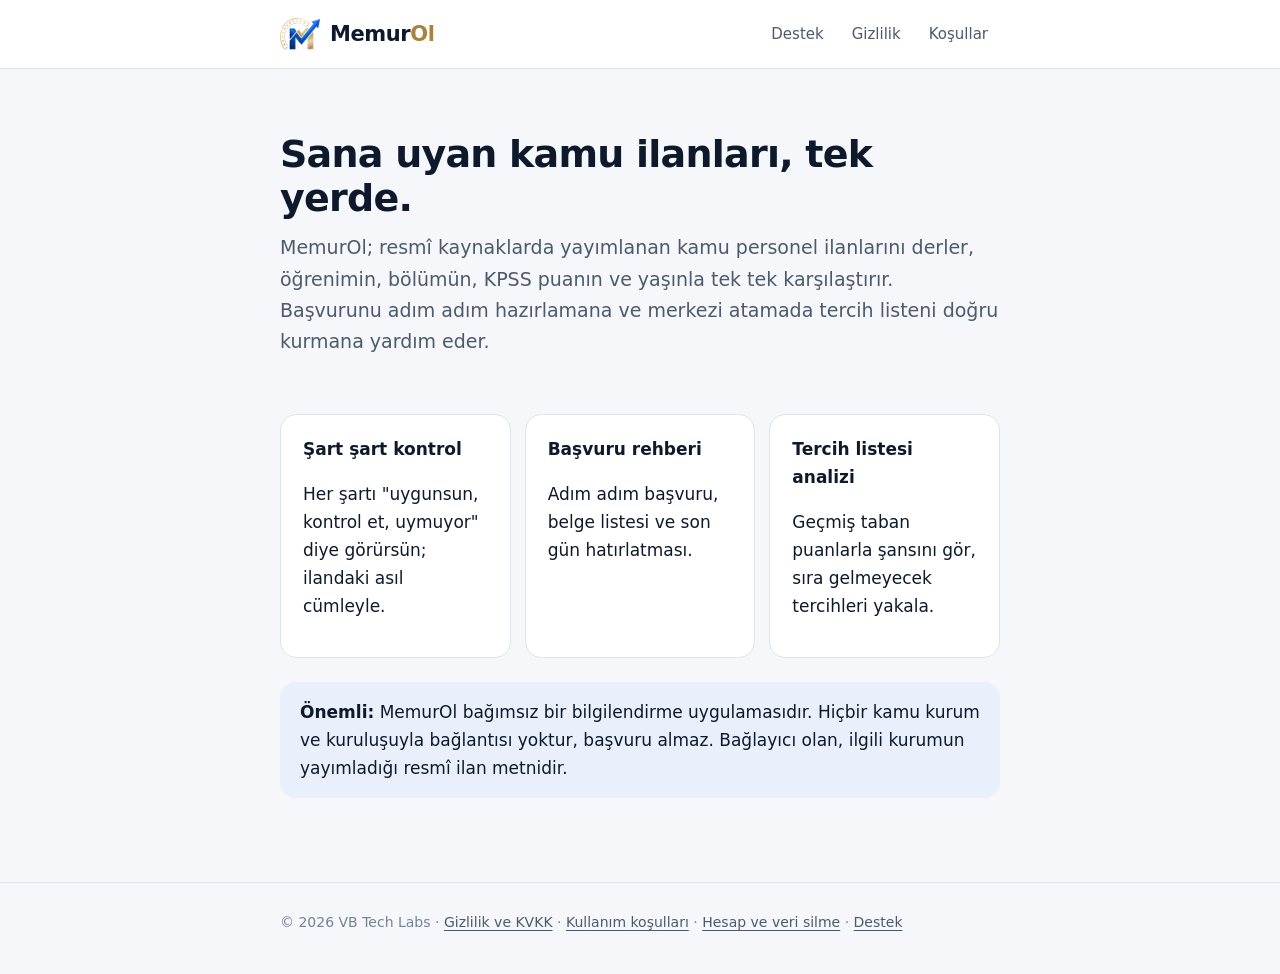
<file: index.html>
<!doctype html>
<html lang="tr">
<head>
<meta charset="utf-8">
<meta name="viewport" content="width=device-width, initial-scale=1">
<title>MemurOl: KPSS İlan ve Atama</title>
<meta name="description" content="Sana uyan kamu personel ilanlarını tek yerde gör, her şartı ilandaki cümlesiyle kontrol et, KPSS tercih listeni doğru kur.">
<link rel="icon" href="/assets/favicon.png">
<link rel="stylesheet" href="/assets/site.css">
</head>
<body>
<header class="site"><div class="wrap">
  <a class="brand" href="/"><img src="/assets/mark.png" alt="" width="40" height="31"><span>Memur<b>Ol</b></span></a>
  <nav class="site" aria-label="Site"><a href="/destek/">Destek</a><a href="/gizlilik/">Gizlilik</a><a href="/kosullar/">Koşullar</a></nav>
</div></header>
<main><div class="wrap">
  <section class="hero">
    <h1>Sana uyan kamu ilanları, tek yerde.</h1>
    <p class="lead">MemurOl; resmî kaynaklarda yayımlanan kamu personel ilanlarını derler, öğrenimin, bölümün, KPSS puanın ve yaşınla tek tek karşılaştırır. Başvurunu adım adım hazırlamana ve merkezi atamada tercih listeni doğru kurmana yardım eder.</p>
  </section>
  <div class="grid">
    <div class="card"><h3>Şart şart kontrol</h3><p>Her şartı "uygunsun, kontrol et, uymuyor" diye görürsün; ilandaki asıl cümleyle.</p></div>
    <div class="card"><h3>Başvuru rehberi</h3><p>Adım adım başvuru, belge listesi ve son gün hatırlatması.</p></div>
    <div class="card"><h3>Tercih listesi analizi</h3><p>Geçmiş taban puanlarla şansını gör, sıra gelmeyecek tercihleri yakala.</p></div>
  </div>
  <div class="note"><strong>Önemli:</strong> MemurOl bağımsız bir bilgilendirme uygulamasıdır. Hiçbir kamu kurum ve kuruluşuyla bağlantısı yoktur, başvuru almaz. Bağlayıcı olan, ilgili kurumun yayımladığı resmî ilan metnidir.</div>
</div></main>
<footer class="site"><div class="wrap">
  © 2026 VB Tech Labs · <a href="/gizlilik/">Gizlilik ve KVKK</a> · <a href="/kosullar/">Kullanım koşulları</a> · <a href="/hesap-silme/">Hesap ve veri silme</a> · <a href="/destek/">Destek</a>
</div></footer>
</body>
</html>
</file>
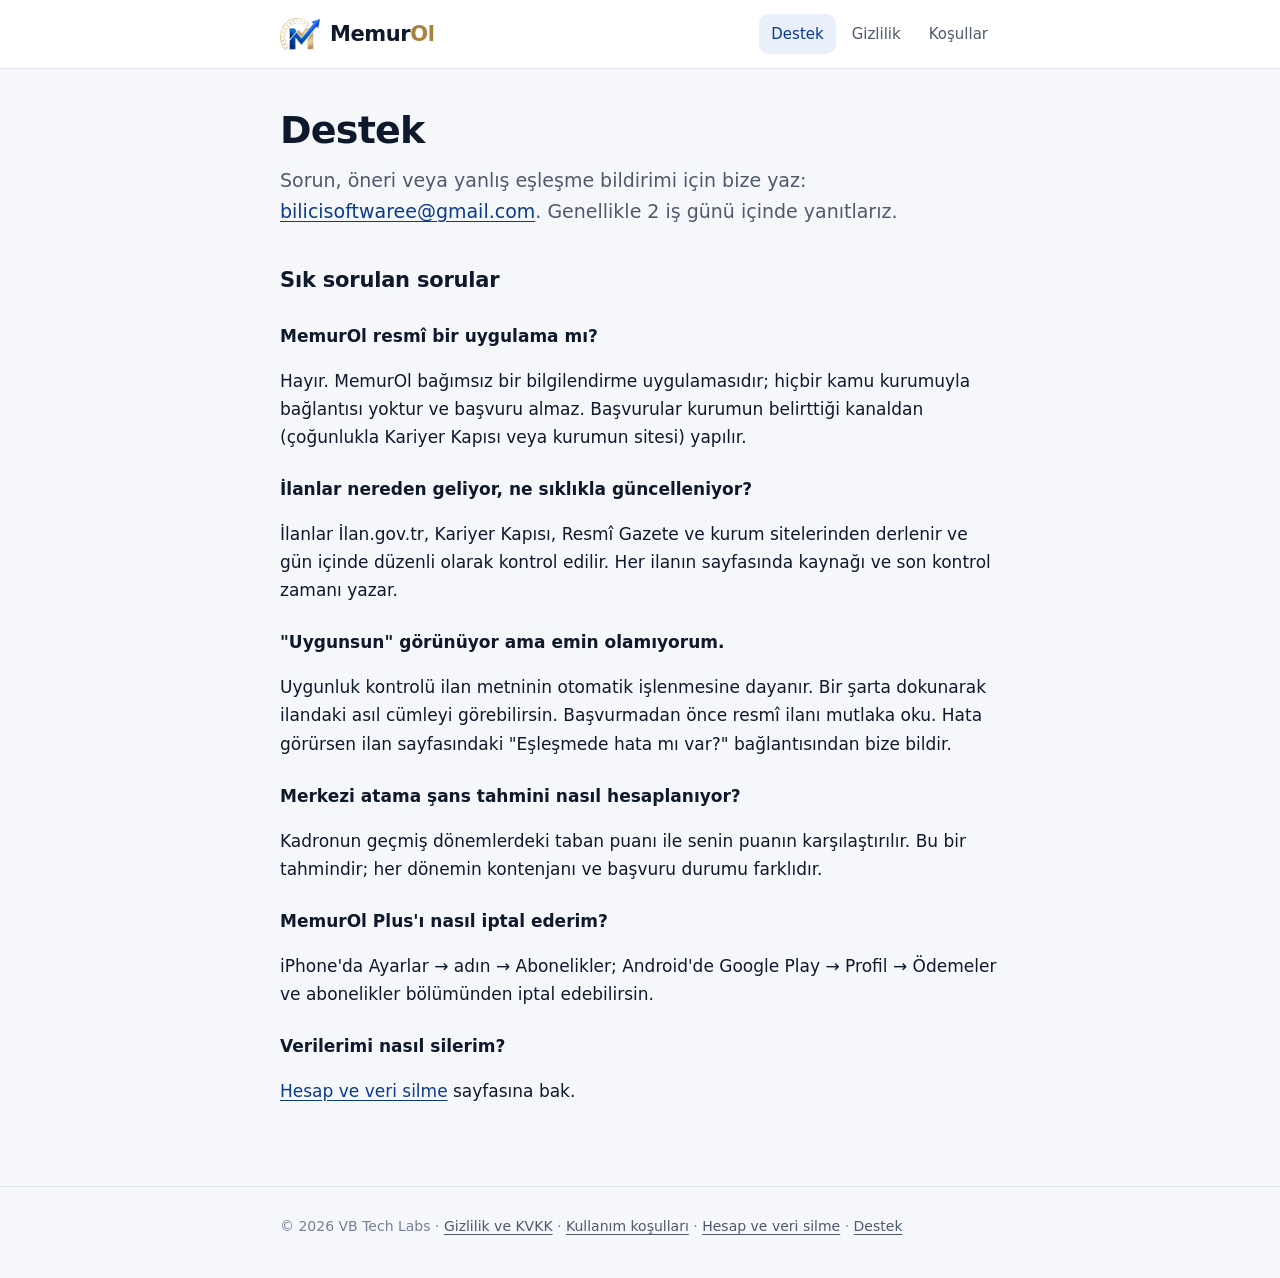
<file: destek/index.html>
<!doctype html>
<html lang="tr">
<head>
<meta charset="utf-8">
<meta name="viewport" content="width=device-width, initial-scale=1">
<title>Destek | MemurOl</title>
<link rel="icon" href="/assets/favicon.png">
<link rel="stylesheet" href="/assets/site.css">
</head>
<body>
<header class="site"><div class="wrap">
  <a class="brand" href="/"><img src="/assets/mark.png" alt="" width="40" height="31"><span>Memur<b>Ol</b></span></a>
  <nav class="site" aria-label="Site"><a href="/destek/" aria-current="page">Destek</a><a href="/gizlilik/">Gizlilik</a><a href="/kosullar/">Koşullar</a></nav>
</div></header>
<main><div class="wrap">
  <h1>Destek</h1>
  <p class="lead">Sorun, öneri veya yanlış eşleşme bildirimi için bize yaz: <a href="mailto:bilicisoftwaree@gmail.com?subject=MemurOl%20destek">bilicisoftwaree@gmail.com</a>. Genellikle 2 iş günü içinde yanıtlarız.</p>

  <h2>Sık sorulan sorular</h2>
  <h3>MemurOl resmî bir uygulama mı?</h3>
  <p>Hayır. MemurOl bağımsız bir bilgilendirme uygulamasıdır; hiçbir kamu kurumuyla bağlantısı yoktur ve başvuru almaz. Başvurular kurumun belirttiği kanaldan (çoğunlukla Kariyer Kapısı veya kurumun sitesi) yapılır.</p>
  <h3>İlanlar nereden geliyor, ne sıklıkla güncelleniyor?</h3>
  <p>İlanlar İlan.gov.tr, Kariyer Kapısı, Resmî Gazete ve kurum sitelerinden derlenir ve gün içinde düzenli olarak kontrol edilir. Her ilanın sayfasında kaynağı ve son kontrol zamanı yazar.</p>
  <h3>"Uygunsun" görünüyor ama emin olamıyorum.</h3>
  <p>Uygunluk kontrolü ilan metninin otomatik işlenmesine dayanır. Bir şarta dokunarak ilandaki asıl cümleyi görebilirsin. Başvurmadan önce resmî ilanı mutlaka oku. Hata görürsen ilan sayfasındaki "Eşleşmede hata mı var?" bağlantısından bize bildir.</p>
  <h3>Merkezi atama şans tahmini nasıl hesaplanıyor?</h3>
  <p>Kadronun geçmiş dönemlerdeki taban puanı ile senin puanın karşılaştırılır. Bu bir tahmindir; her dönemin kontenjanı ve başvuru durumu farklıdır.</p>
  <h3>MemurOl Plus'ı nasıl iptal ederim?</h3>
  <p>iPhone'da Ayarlar → adın → Abonelikler; Android'de Google Play → Profil → Ödemeler ve abonelikler bölümünden iptal edebilirsin.</p>
  <h3>Verilerimi nasıl silerim?</h3>
  <p><a href="/hesap-silme/">Hesap ve veri silme</a> sayfasına bak.</p>
</div></main>
<footer class="site"><div class="wrap">
  © 2026 VB Tech Labs · <a href="/gizlilik/">Gizlilik ve KVKK</a> · <a href="/kosullar/">Kullanım koşulları</a> · <a href="/hesap-silme/">Hesap ve veri silme</a> · <a href="/destek/">Destek</a>
</div></footer>
</body>
</html>
</file>
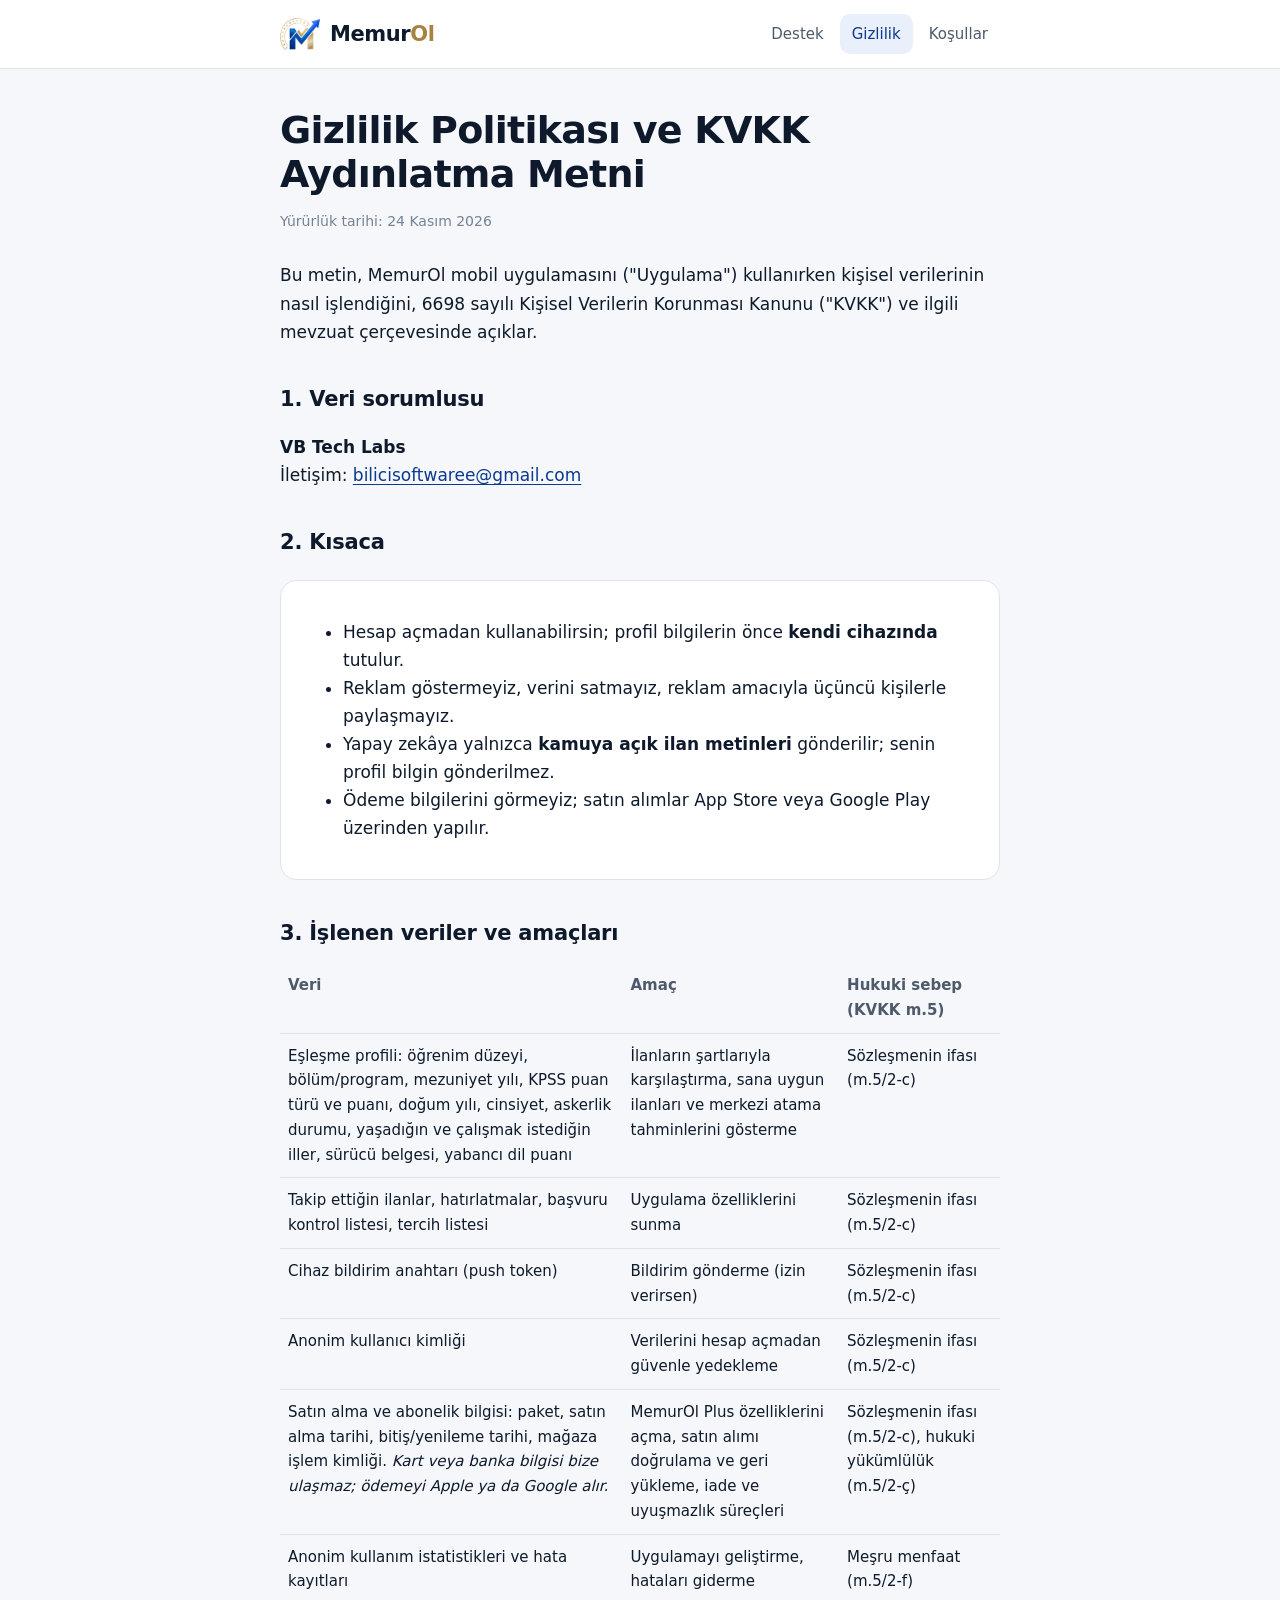
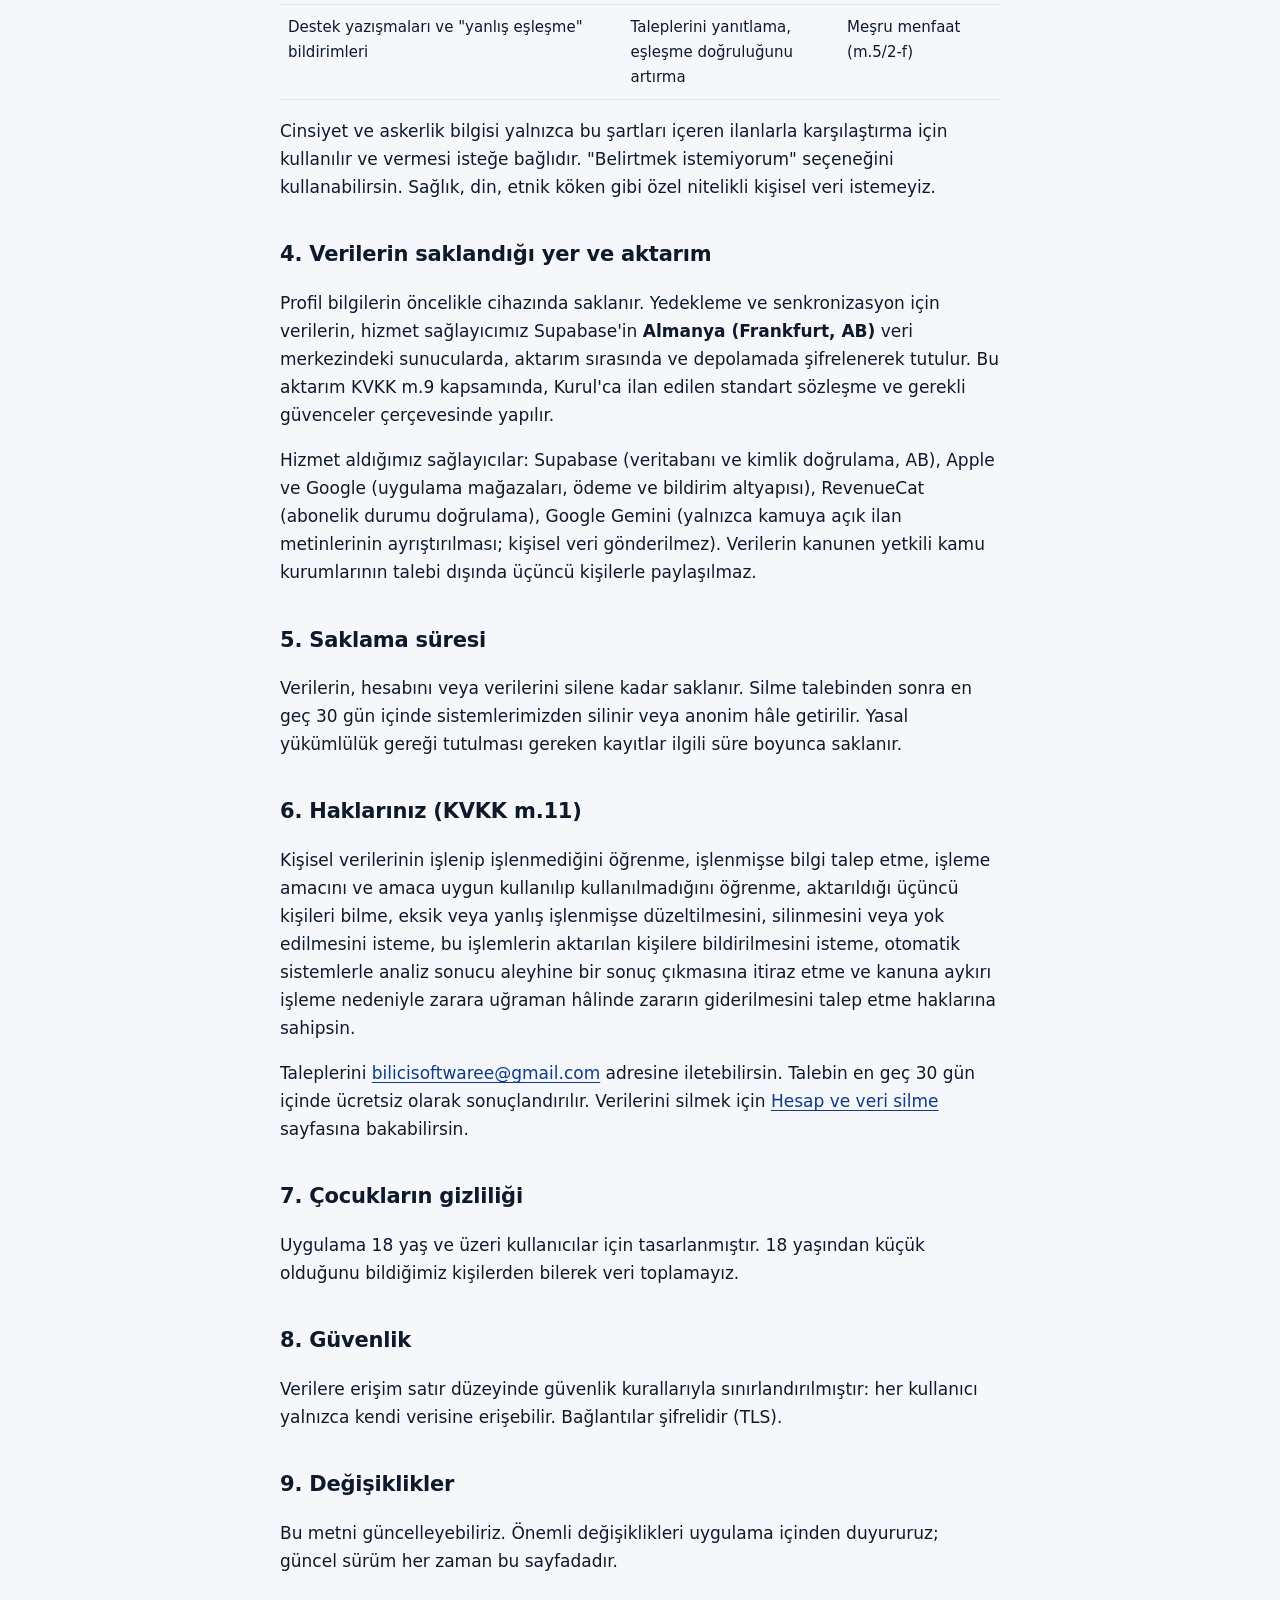
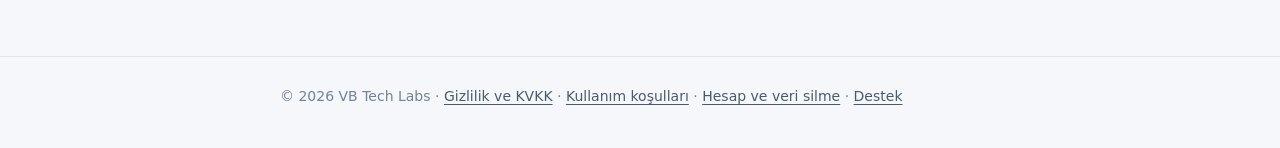
<file: gizlilik/index.html>
<!doctype html>
<html lang="tr">
<head>
<meta charset="utf-8">
<meta name="viewport" content="width=device-width, initial-scale=1">
<title>Gizlilik Politikası ve KVKK Aydınlatma Metni | MemurOl</title>
<meta name="description" content="MemurOl gizlilik politikası ve 6698 sayılı KVKK kapsamında aydınlatma metni.">
<link rel="icon" href="/assets/favicon.png">
<link rel="stylesheet" href="/assets/site.css">
</head>
<body>
<header class="site"><div class="wrap">
  <a class="brand" href="/"><img src="/assets/mark.png" alt="" width="40" height="31"><span>Memur<b>Ol</b></span></a>
  <nav class="site" aria-label="Site"><a href="/destek/">Destek</a><a href="/gizlilik/" aria-current="page">Gizlilik</a><a href="/kosullar/">Koşullar</a></nav>
</div></header>
<main><div class="wrap">
  <h1>Gizlilik Politikası ve KVKK Aydınlatma Metni</h1>
  <p class="meta">Yürürlük tarihi: 24 Kasım 2026</p>

  <p>Bu metin, MemurOl mobil uygulamasını ("Uygulama") kullanırken kişisel verilerinin nasıl işlendiğini, 6698 sayılı Kişisel Verilerin Korunması Kanunu ("KVKK") ve ilgili mevzuat çerçevesinde açıklar.</p>

  <h2>1. Veri sorumlusu</h2>
  <p><strong>VB Tech Labs</strong><br>İletişim: <a href="mailto:bilicisoftwaree@gmail.com">bilicisoftwaree@gmail.com</a></p>

  <h2>2. Kısaca</h2>
  <div class="card">
    <ul>
      <li>Hesap açmadan kullanabilirsin; profil bilgilerin önce <strong>kendi cihazında</strong> tutulur.</li>
      <li>Reklam göstermeyiz, verini satmayız, reklam amacıyla üçüncü kişilerle paylaşmayız.</li>
      <li>Yapay zekâya yalnızca <strong>kamuya açık ilan metinleri</strong> gönderilir; senin profil bilgin gönderilmez.</li>
      <li>Ödeme bilgilerini görmeyiz; satın alımlar App Store veya Google Play üzerinden yapılır.</li>
    </ul>
  </div>

  <h2>3. İşlenen veriler ve amaçları</h2>
  <table>
    <thead><tr><th>Veri</th><th>Amaç</th><th>Hukuki sebep (KVKK m.5)</th></tr></thead>
    <tbody>
      <tr><td>Eşleşme profili: öğrenim düzeyi, bölüm/program, mezuniyet yılı, KPSS puan türü ve puanı, doğum yılı, cinsiyet, askerlik durumu, yaşadığın ve çalışmak istediğin iller, sürücü belgesi, yabancı dil puanı</td><td>İlanların şartlarıyla karşılaştırma, sana uygun ilanları ve merkezi atama tahminlerini gösterme</td><td>Sözleşmenin ifası (m.5/2-c)</td></tr>
      <tr><td>Takip ettiğin ilanlar, hatırlatmalar, başvuru kontrol listesi, tercih listesi</td><td>Uygulama özelliklerini sunma</td><td>Sözleşmenin ifası (m.5/2-c)</td></tr>
      <tr><td>Cihaz bildirim anahtarı (push token)</td><td>Bildirim gönderme (izin verirsen)</td><td>Sözleşmenin ifası (m.5/2-c)</td></tr>
      <tr><td>Anonim kullanıcı kimliği</td><td>Verilerini hesap açmadan güvenle yedekleme</td><td>Sözleşmenin ifası (m.5/2-c)</td></tr>
      <tr><td>Satın alma ve abonelik bilgisi: paket, satın alma tarihi, bitiş/yenileme tarihi, mağaza işlem kimliği. <em>Kart veya banka bilgisi bize ulaşmaz; ödemeyi Apple ya da Google alır.</em></td><td>MemurOl Plus özelliklerini açma, satın alımı doğrulama ve geri yükleme, iade ve uyuşmazlık süreçleri</td><td>Sözleşmenin ifası (m.5/2-c), hukuki yükümlülük (m.5/2-ç)</td></tr>
      <tr><td>Anonim kullanım istatistikleri ve hata kayıtları</td><td>Uygulamayı geliştirme, hataları giderme</td><td>Meşru menfaat (m.5/2-f)</td></tr>
      <tr><td>Destek yazışmaları ve "yanlış eşleşme" bildirimleri</td><td>Taleplerini yanıtlama, eşleşme doğruluğunu artırma</td><td>Meşru menfaat (m.5/2-f)</td></tr>
    </tbody>
  </table>
  <p>Cinsiyet ve askerlik bilgisi yalnızca bu şartları içeren ilanlarla karşılaştırma için kullanılır ve vermesi isteğe bağlıdır. "Belirtmek istemiyorum" seçeneğini kullanabilirsin. Sağlık, din, etnik köken gibi özel nitelikli kişisel veri istemeyiz.</p>

  <h2>4. Verilerin saklandığı yer ve aktarım</h2>
  <p>Profil bilgilerin öncelikle cihazında saklanır. Yedekleme ve senkronizasyon için verilerin, hizmet sağlayıcımız Supabase'in <strong>Almanya (Frankfurt, AB)</strong> veri merkezindeki sunucularda, aktarım sırasında ve depolamada şifrelenerek tutulur. Bu aktarım KVKK m.9 kapsamında, Kurul'ca ilan edilen standart sözleşme ve gerekli güvenceler çerçevesinde yapılır.</p>
  <p>Hizmet aldığımız sağlayıcılar: Supabase (veritabanı ve kimlik doğrulama, AB), Apple ve Google (uygulama mağazaları, ödeme ve bildirim altyapısı), RevenueCat (abonelik durumu doğrulama), Google Gemini (yalnızca kamuya açık ilan metinlerinin ayrıştırılması; kişisel veri gönderilmez). Verilerin kanunen yetkili kamu kurumlarının talebi dışında üçüncü kişilerle paylaşılmaz.</p>

  <h2>5. Saklama süresi</h2>
  <p>Verilerin, hesabını veya verilerini silene kadar saklanır. Silme talebinden sonra en geç 30 gün içinde sistemlerimizden silinir veya anonim hâle getirilir. Yasal yükümlülük gereği tutulması gereken kayıtlar ilgili süre boyunca saklanır.</p>

  <h2>6. Haklarınız (KVKK m.11)</h2>
  <p>Kişisel verilerinin işlenip işlenmediğini öğrenme, işlenmişse bilgi talep etme, işleme amacını ve amaca uygun kullanılıp kullanılmadığını öğrenme, aktarıldığı üçüncü kişileri bilme, eksik veya yanlış işlenmişse düzeltilmesini, silinmesini veya yok edilmesini isteme, bu işlemlerin aktarılan kişilere bildirilmesini isteme, otomatik sistemlerle analiz sonucu aleyhine bir sonuç çıkmasına itiraz etme ve kanuna aykırı işleme nedeniyle zarara uğraman hâlinde zararın giderilmesini talep etme haklarına sahipsin.</p>
  <p>Taleplerini <a href="mailto:bilicisoftwaree@gmail.com">bilicisoftwaree@gmail.com</a> adresine iletebilirsin. Talebin en geç 30 gün içinde ücretsiz olarak sonuçlandırılır. Verilerini silmek için <a href="/hesap-silme/">Hesap ve veri silme</a> sayfasına bakabilirsin.</p>

  <h2>7. Çocukların gizliliği</h2>
  <p>Uygulama 18 yaş ve üzeri kullanıcılar için tasarlanmıştır. 18 yaşından küçük olduğunu bildiğimiz kişilerden bilerek veri toplamayız.</p>

  <h2>8. Güvenlik</h2>
  <p>Verilere erişim satır düzeyinde güvenlik kurallarıyla sınırlandırılmıştır: her kullanıcı yalnızca kendi verisine erişebilir. Bağlantılar şifrelidir (TLS).</p>

  <h2>9. Değişiklikler</h2>
  <p>Bu metni güncelleyebiliriz. Önemli değişiklikleri uygulama içinden duyururuz; güncel sürüm her zaman bu sayfadadır.</p>
</div></main>
<footer class="site"><div class="wrap">
  © 2026 VB Tech Labs · <a href="/gizlilik/">Gizlilik ve KVKK</a> · <a href="/kosullar/">Kullanım koşulları</a> · <a href="/hesap-silme/">Hesap ve veri silme</a> · <a href="/destek/">Destek</a>
</div></footer>
</body>
</html>
</file>
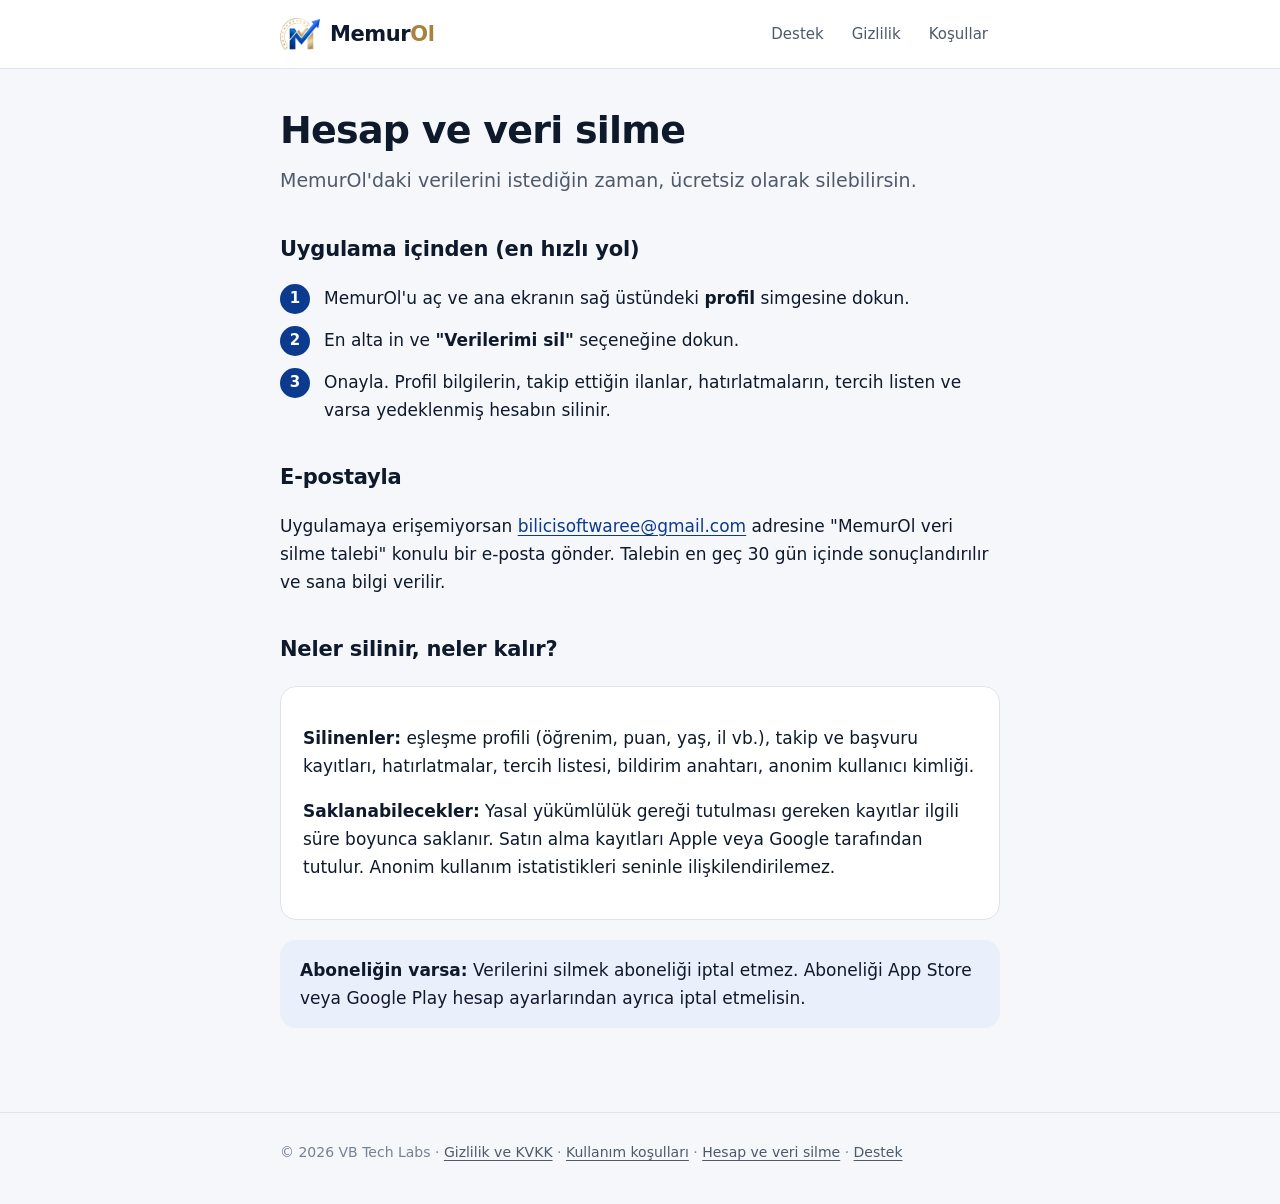
<file: hesap-silme/index.html>
<!doctype html>
<html lang="tr">
<head>
<meta charset="utf-8">
<meta name="viewport" content="width=device-width, initial-scale=1">
<title>Hesap ve Veri Silme | MemurOl</title>
<meta name="description" content="MemurOl hesabını ve verilerini nasıl silebileceğin.">
<link rel="icon" href="/assets/favicon.png">
<link rel="stylesheet" href="/assets/site.css">
</head>
<body>
<header class="site"><div class="wrap">
  <a class="brand" href="/"><img src="/assets/mark.png" alt="" width="40" height="31"><span>Memur<b>Ol</b></span></a>
  <nav class="site" aria-label="Site"><a href="/destek/">Destek</a><a href="/gizlilik/">Gizlilik</a><a href="/kosullar/">Koşullar</a></nav>
</div></header>
<main><div class="wrap">
  <h1>Hesap ve veri silme</h1>
  <p class="lead">MemurOl'daki verilerini istediğin zaman, ücretsiz olarak silebilirsin.</p>

  <h2>Uygulama içinden (en hızlı yol)</h2>
  <ol class="steps">
    <li>MemurOl'u aç ve ana ekranın sağ üstündeki <strong>profil</strong> simgesine dokun.</li>
    <li>En alta in ve <strong>"Verilerimi sil"</strong> seçeneğine dokun.</li>
    <li>Onayla. Profil bilgilerin, takip ettiğin ilanlar, hatırlatmaların, tercih listen ve varsa yedeklenmiş hesabın silinir.</li>
  </ol>

  <h2>E-postayla</h2>
  <p>Uygulamaya erişemiyorsan <a href="mailto:bilicisoftwaree@gmail.com?subject=MemurOl%20veri%20silme%20talebi">bilicisoftwaree@gmail.com</a> adresine "MemurOl veri silme talebi" konulu bir e-posta gönder. Talebin en geç 30 gün içinde sonuçlandırılır ve sana bilgi verilir.</p>

  <h2>Neler silinir, neler kalır?</h2>
  <div class="card">
    <p><strong>Silinenler:</strong> eşleşme profili (öğrenim, puan, yaş, il vb.), takip ve başvuru kayıtları, hatırlatmalar, tercih listesi, bildirim anahtarı, anonim kullanıcı kimliği.</p>
    <p><strong>Saklanabilecekler:</strong> Yasal yükümlülük gereği tutulması gereken kayıtlar ilgili süre boyunca saklanır. Satın alma kayıtları Apple veya Google tarafından tutulur. Anonim kullanım istatistikleri seninle ilişkilendirilemez.</p>
  </div>
  <div class="note"><strong>Aboneliğin varsa:</strong> Verilerini silmek aboneliği iptal etmez. Aboneliği App Store veya Google Play hesap ayarlarından ayrıca iptal etmelisin.</div>
</div></main>
<footer class="site"><div class="wrap">
  © 2026 VB Tech Labs · <a href="/gizlilik/">Gizlilik ve KVKK</a> · <a href="/kosullar/">Kullanım koşulları</a> · <a href="/hesap-silme/">Hesap ve veri silme</a> · <a href="/destek/">Destek</a>
</div></footer>
</body>
</html>
</file>
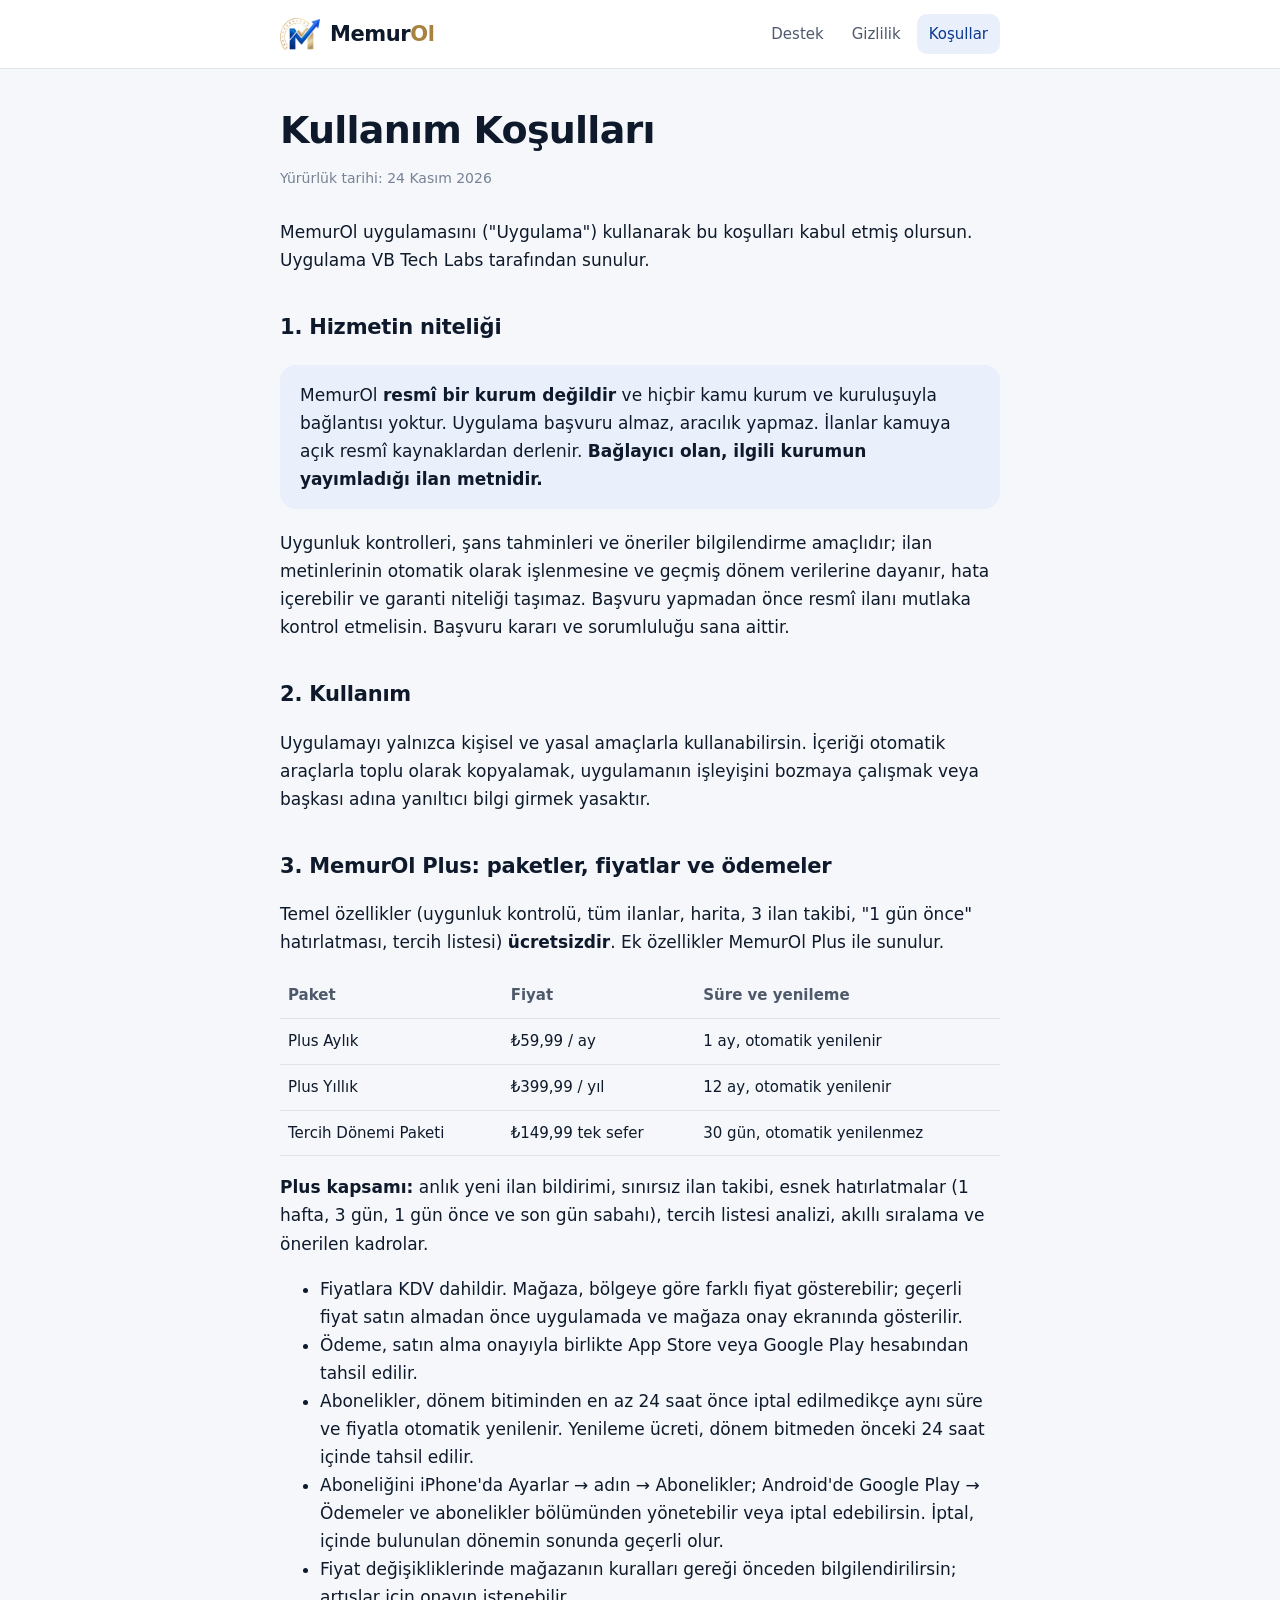
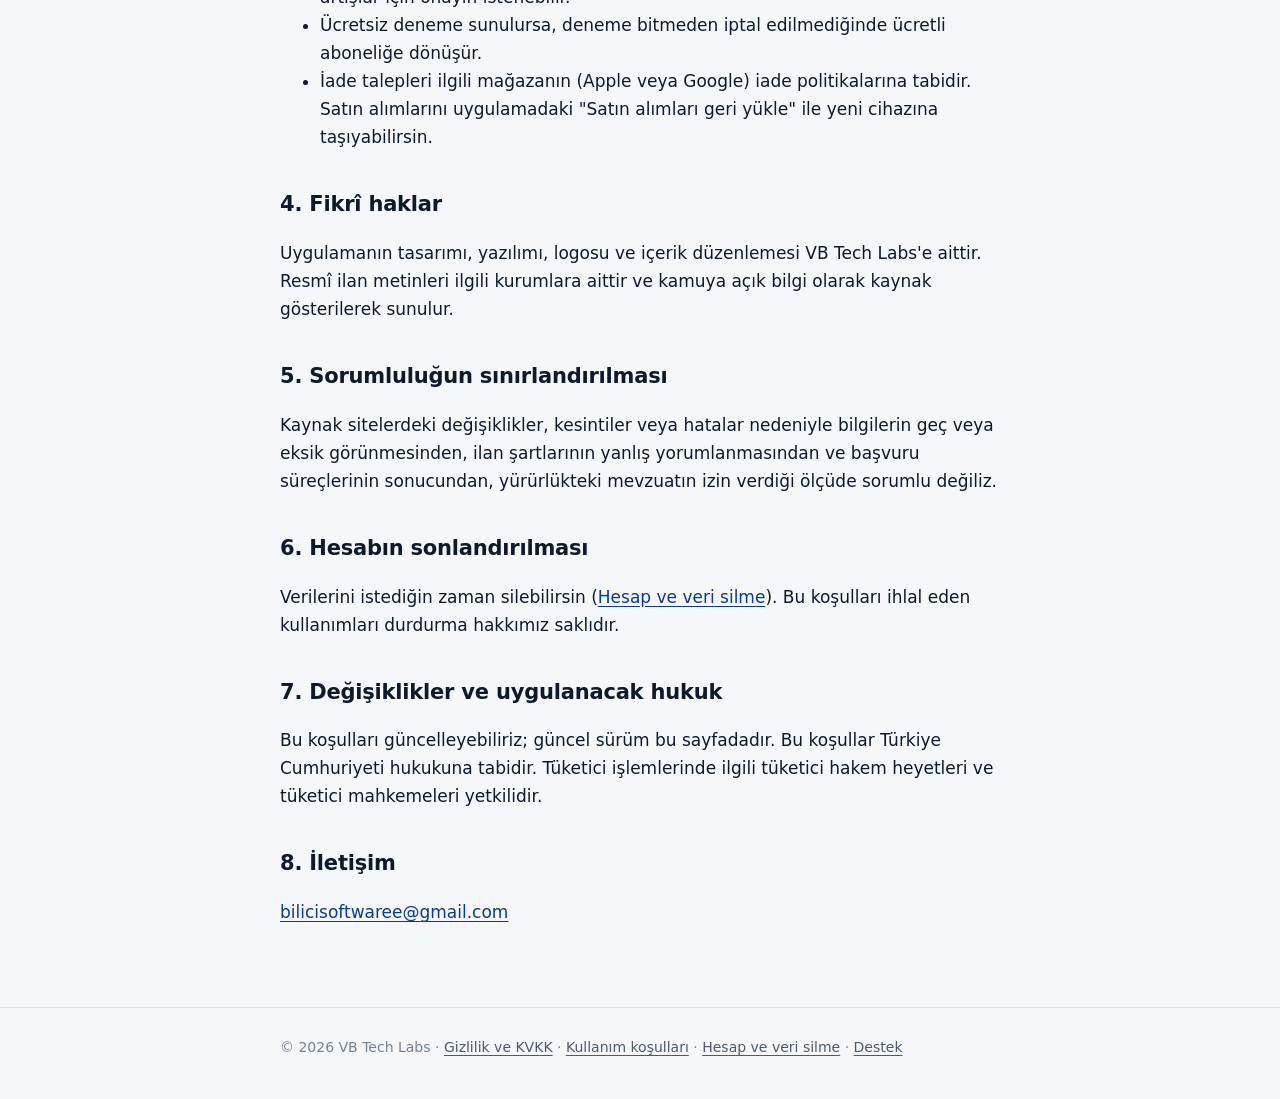
<file: kosullar/index.html>
<!doctype html>
<html lang="tr">
<head>
<meta charset="utf-8">
<meta name="viewport" content="width=device-width, initial-scale=1">
<title>Kullanım Koşulları | MemurOl</title>
<link rel="icon" href="/assets/favicon.png">
<link rel="stylesheet" href="/assets/site.css">
</head>
<body>
<header class="site"><div class="wrap">
  <a class="brand" href="/"><img src="/assets/mark.png" alt="" width="40" height="31"><span>Memur<b>Ol</b></span></a>
  <nav class="site" aria-label="Site"><a href="/destek/">Destek</a><a href="/gizlilik/">Gizlilik</a><a href="/kosullar/" aria-current="page">Koşullar</a></nav>
</div></header>
<main><div class="wrap">
  <h1>Kullanım Koşulları</h1>
  <p class="meta">Yürürlük tarihi: 24 Kasım 2026</p>

  <p>MemurOl uygulamasını ("Uygulama") kullanarak bu koşulları kabul etmiş olursun. Uygulama VB Tech Labs tarafından sunulur.</p>

  <h2>1. Hizmetin niteliği</h2>
  <div class="note">MemurOl <strong>resmî bir kurum değildir</strong> ve hiçbir kamu kurum ve kuruluşuyla bağlantısı yoktur. Uygulama başvuru almaz, aracılık yapmaz. İlanlar kamuya açık resmî kaynaklardan derlenir. <strong>Bağlayıcı olan, ilgili kurumun yayımladığı ilan metnidir.</strong></div>
  <p>Uygunluk kontrolleri, şans tahminleri ve öneriler bilgilendirme amaçlıdır; ilan metinlerinin otomatik olarak işlenmesine ve geçmiş dönem verilerine dayanır, hata içerebilir ve garanti niteliği taşımaz. Başvuru yapmadan önce resmî ilanı mutlaka kontrol etmelisin. Başvuru kararı ve sorumluluğu sana aittir.</p>

  <h2>2. Kullanım</h2>
  <p>Uygulamayı yalnızca kişisel ve yasal amaçlarla kullanabilirsin. İçeriği otomatik araçlarla toplu olarak kopyalamak, uygulamanın işleyişini bozmaya çalışmak veya başkası adına yanıltıcı bilgi girmek yasaktır.</p>

  <h2>3. MemurOl Plus: paketler, fiyatlar ve ödemeler</h2>
  <p>Temel özellikler (uygunluk kontrolü, tüm ilanlar, harita, 3 ilan takibi, "1 gün önce" hatırlatması, tercih listesi) <strong>ücretsizdir</strong>. Ek özellikler MemurOl Plus ile sunulur.</p>
  <table>
    <thead><tr><th>Paket</th><th>Fiyat</th><th>Süre ve yenileme</th></tr></thead>
    <tbody>
      <tr><td>Plus Aylık</td><td>₺59,99 / ay</td><td>1 ay, otomatik yenilenir</td></tr>
      <tr><td>Plus Yıllık</td><td>₺399,99 / yıl</td><td>12 ay, otomatik yenilenir</td></tr>
      <tr><td>Tercih Dönemi Paketi</td><td>₺149,99 tek sefer</td><td>30 gün, otomatik yenilenmez</td></tr>
    </tbody>
  </table>
  <p><strong>Plus kapsamı:</strong> anlık yeni ilan bildirimi, sınırsız ilan takibi, esnek hatırlatmalar (1 hafta, 3 gün, 1 gün önce ve son gün sabahı), tercih listesi analizi, akıllı sıralama ve önerilen kadrolar.</p>
  <ul>
    <li>Fiyatlara KDV dahildir. Mağaza, bölgeye göre farklı fiyat gösterebilir; geçerli fiyat satın almadan önce uygulamada ve mağaza onay ekranında gösterilir.</li>
    <li>Ödeme, satın alma onayıyla birlikte App Store veya Google Play hesabından tahsil edilir.</li>
    <li>Abonelikler, dönem bitiminden en az 24 saat önce iptal edilmedikçe aynı süre ve fiyatla otomatik yenilenir. Yenileme ücreti, dönem bitmeden önceki 24 saat içinde tahsil edilir.</li>
    <li>Aboneliğini iPhone'da Ayarlar → adın → Abonelikler; Android'de Google Play → Ödemeler ve abonelikler bölümünden yönetebilir veya iptal edebilirsin. İptal, içinde bulunulan dönemin sonunda geçerli olur.</li>
    <li>Fiyat değişikliklerinde mağazanın kuralları gereği önceden bilgilendirilirsin; artışlar için onayın istenebilir.</li>
    <li>Ücretsiz deneme sunulursa, deneme bitmeden iptal edilmediğinde ücretli aboneliğe dönüşür.</li>
    <li>İade talepleri ilgili mağazanın (Apple veya Google) iade politikalarına tabidir. Satın alımlarını uygulamadaki "Satın alımları geri yükle" ile yeni cihazına taşıyabilirsin.</li>
  </ul>

  <h2>4. Fikrî haklar</h2>
  <p>Uygulamanın tasarımı, yazılımı, logosu ve içerik düzenlemesi VB Tech Labs'e aittir. Resmî ilan metinleri ilgili kurumlara aittir ve kamuya açık bilgi olarak kaynak gösterilerek sunulur.</p>

  <h2>5. Sorumluluğun sınırlandırılması</h2>
  <p>Kaynak sitelerdeki değişiklikler, kesintiler veya hatalar nedeniyle bilgilerin geç veya eksik görünmesinden, ilan şartlarının yanlış yorumlanmasından ve başvuru süreçlerinin sonucundan, yürürlükteki mevzuatın izin verdiği ölçüde sorumlu değiliz.</p>

  <h2>6. Hesabın sonlandırılması</h2>
  <p>Verilerini istediğin zaman silebilirsin (<a href="/hesap-silme/">Hesap ve veri silme</a>). Bu koşulları ihlal eden kullanımları durdurma hakkımız saklıdır.</p>

  <h2>7. Değişiklikler ve uygulanacak hukuk</h2>
  <p>Bu koşulları güncelleyebiliriz; güncel sürüm bu sayfadadır. Bu koşullar Türkiye Cumhuriyeti hukukuna tabidir. Tüketici işlemlerinde ilgili tüketici hakem heyetleri ve tüketici mahkemeleri yetkilidir.</p>

  <h2>8. İletişim</h2>
  <p><a href="mailto:bilicisoftwaree@gmail.com">bilicisoftwaree@gmail.com</a></p>
</div></main>
<footer class="site"><div class="wrap">
  © 2026 VB Tech Labs · <a href="/gizlilik/">Gizlilik ve KVKK</a> · <a href="/kosullar/">Kullanım koşulları</a> · <a href="/hesap-silme/">Hesap ve veri silme</a> · <a href="/destek/">Destek</a>
</div></footer>
</body>
</html>
</file>
<file: assets/site.css>
:root {
  --bg: #f5f7fa; --surface: #fff; --text: #0e1a2b; --text2: #4e5a6b; --text3: #768295;
  --brand: #0b3a8f; --gold: #a8833f; --border: #dfe4eb; --soft: #e9effb;
  --radius: 16px; --max: 760px;
  font-family: "IBM Plex Sans", system-ui, -apple-system, "Segoe UI", Roboto, sans-serif;
}
@media (prefers-color-scheme: dark) {
  :root { --bg: #0c121c; --surface: #131b27; --text: #e8ecf2; --text2: #a3adbb; --text3: #7c8797; --brand: #8db0f5; --gold: #d7b776; --border: #243041; --soft: #1a2740; }
}
* { box-sizing: border-box; }
html { -webkit-text-size-adjust: 100%; }
body { margin: 0; background: var(--bg); color: var(--text); font-size: 17px; line-height: 1.65; }
a { color: var(--brand); text-underline-offset: 3px; }
a:focus-visible { outline: 3px solid var(--brand); outline-offset: 2px; border-radius: 4px; }
.wrap { max-width: var(--max); margin: 0 auto; padding: 0 20px; }
header.site { border-bottom: 1px solid var(--border); background: var(--surface); }
header.site .wrap { display: flex; align-items: center; justify-content: space-between; gap: 16px; min-height: 68px; flex-wrap: wrap; }
.brand { display: flex; align-items: center; gap: 10px; text-decoration: none; color: var(--text); font-weight: 700; font-size: 21px; letter-spacing: -0.02em; }
.brand img { width: 40px; height: auto; }
.brand b { color: var(--gold); font-weight: 700; }
nav.site { display: flex; gap: 4px; flex-wrap: wrap; }
nav.site a { text-decoration: none; color: var(--text2); padding: 8px 12px; border-radius: 10px; font-size: 15px; }
nav.site a:hover, nav.site a[aria-current="page"] { background: var(--soft); color: var(--brand); }
main { padding: 40px 0 64px; }
h1 { font-size: clamp(28px, 5vw, 38px); line-height: 1.15; letter-spacing: -0.02em; margin: 0 0 12px; }
h2 { font-size: 21px; letter-spacing: -0.01em; margin: 36px 0 8px; }
h3 { font-size: 17px; margin: 24px 0 6px; }
p, li { color: var(--text); }
.lead { font-size: 19px; color: var(--text2); margin: 0 0 24px; }
.meta { color: var(--text3); font-size: 14px; margin-bottom: 28px; }
.card { background: var(--surface); border: 1px solid var(--border); border-radius: var(--radius); padding: 20px 22px; margin: 20px 0; }
.note { background: var(--soft); border-radius: var(--radius); padding: 16px 20px; margin: 20px 0; }
table { width: 100%; border-collapse: collapse; margin: 12px 0; font-size: 15px; }
th, td { text-align: left; padding: 10px 8px; border-bottom: 1px solid var(--border); vertical-align: top; }
th { color: var(--text2); font-weight: 600; }
.steps { counter-reset: s; list-style: none; padding: 0; }
.steps li { counter-increment: s; position: relative; padding-left: 44px; margin: 14px 0; }
.steps li::before { content: counter(s); position: absolute; left: 0; top: 0; width: 30px; height: 30px; border-radius: 50%; background: var(--brand); color: #fff; display: grid; place-items: center; font-weight: 600; font-size: 15px; }
.hero { padding: 24px 0 8px; }
.hero img { width: 96px; height: auto; }
.grid { display: grid; grid-template-columns: repeat(auto-fit, minmax(200px, 1fr)); gap: 14px; margin: 24px 0; }
.grid .card { margin: 0; }
.grid h3 { margin-top: 0; }
footer.site { border-top: 1px solid var(--border); padding: 28px 0 40px; color: var(--text3); font-size: 14px; }
footer.site a { color: var(--text2); }
</file>
